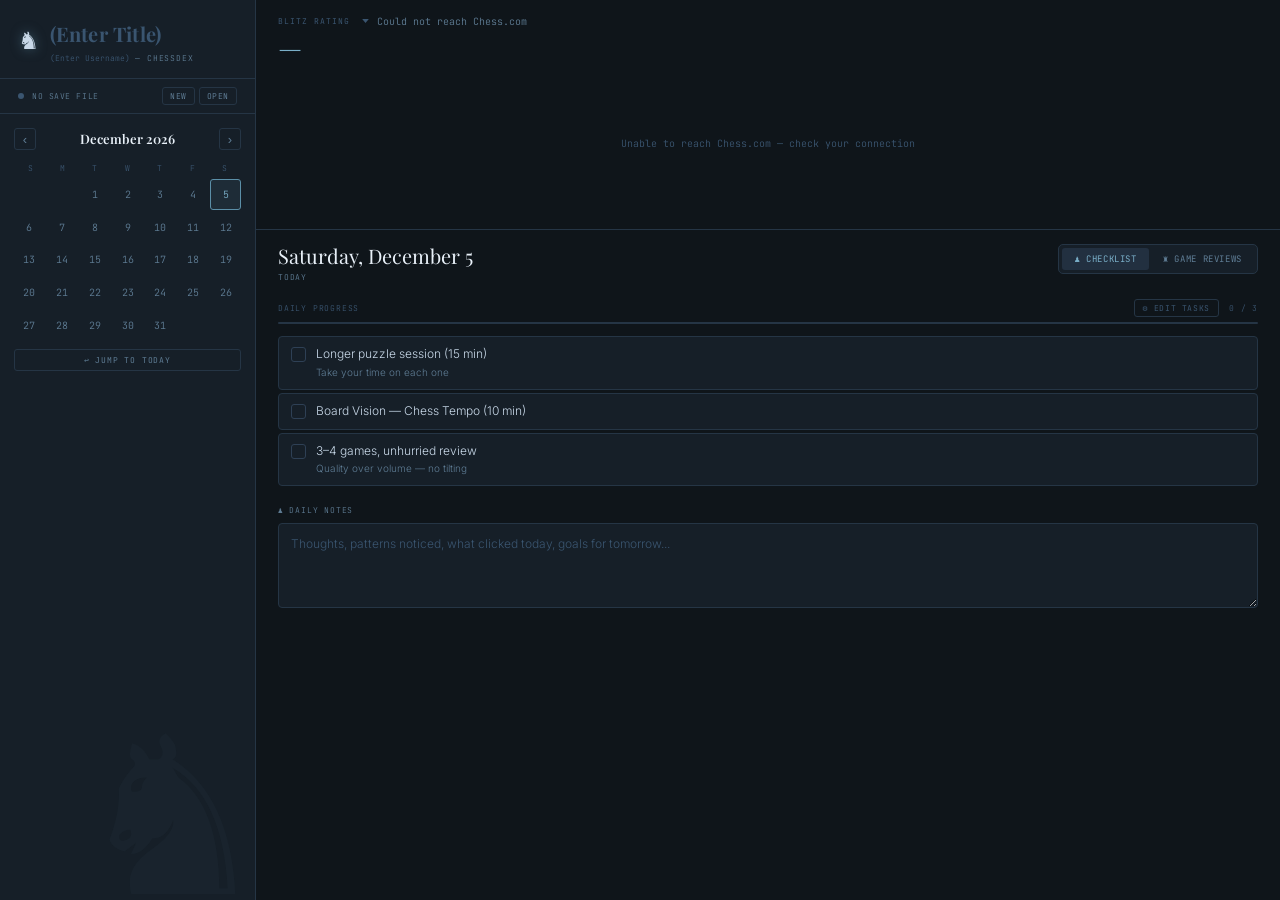
<file: index.html>
<!DOCTYPE html>
<html lang="en">
<head>
<meta charset="UTF-8">
<meta name="viewport" content="width=device-width, initial-scale=1.0">
<title>♞ Noah's Chess Trainer</title>
<link href="https://fonts.googleapis.com/css2?family=Playfair+Display:wght@400;600;700&family=Inter:wght@300;400;500&family=JetBrains+Mono:wght@300;400&display=swap" rel="stylesheet">
<link rel="stylesheet" href="css/styles.css">
</head>
<body>
<div id="app">

  <!-- SIDEBAR -->
  <aside id="sidebar">
    <div class="app-logo">
      <span class="knight-icon">♞</span>
      <div>
        <div class="app-name" id="app-name" contenteditable="true" spellcheck="false"></div>
        <div class="app-sub">
          <span id="chess-username" contenteditable="true" spellcheck="false"></span><span class="chessdex-label"> — Chessdex</span>
        </div>
      </div>
    </div>
    <div id="file-bar">
      <div class="file-dot disconnected" id="file-dot"></div>
      <span id="file-label">No save file</span>
      <div id="file-actions">
        <button id="file-new-btn">New</button>
        <button id="file-open-btn">Open</button>
        <button id="file-reconnect-btn" hidden>Reconnect</button>
      </div>
    </div>

    <div id="calendar-widget">
      <div class="cal-nav">
        <button class="cal-nav-btn" id="prev-month">‹</button>
        <span class="cal-title" id="cal-title"></span>
        <button class="cal-nav-btn" id="next-month">›</button>
      </div>
      <div class="cal-weekdays">
        <div class="cal-weekday">S</div><div class="cal-weekday">M</div>
        <div class="cal-weekday">T</div><div class="cal-weekday">W</div>
        <div class="cal-weekday">T</div><div class="cal-weekday">F</div>
        <div class="cal-weekday">S</div>
      </div>
      <div class="cal-grid" id="cal-grid"></div>
      <button class="today-btn" id="today-btn">↩ Jump to Today</button>
    </div>
  </aside>

  <!-- MAIN -->
  <main id="main-content">

    <!-- GRAPH -->
    <div id="graph-panel">
      <div class="graph-top">
        <div>
          <div class="graph-mode-row">
            <select id="rating-mode" class="rating-mode-select">
              <option value="blitz">Blitz Rating</option>
              <option value="bullet">Bullet Rating</option>
              <option value="rapid">Rapid Rating</option>
            </select>
            <span id="graph-current-sub" class="graph-current-sub">Fetching from Chess.com</span>
          </div>
          <div class="graph-current-rating" id="graph-current-rating">…</div>
        </div>
      </div>

      <div id="graph-container">
        <svg id="rating-graph" xmlns="http://www.w3.org/2000/svg">
          <defs>
            <linearGradient id="areaGrad" x1="0" y1="0" x2="0" y2="1">
              <stop offset="0%" stop-color="#5b8fa8" stop-opacity="0.28"/>
              <stop offset="100%" stop-color="#5b8fa8" stop-opacity="0.0"/>
            </linearGradient>
          </defs>
        </svg>
      </div>
    </div>

    <!-- WORKSPACE -->
    <div id="workspace">
      <div class="workspace-header">
        <div>
          <div class="selected-day-label" id="selected-day-label"></div>
          <div class="selected-day-sub" id="selected-day-sub"></div>
        </div>
        <div class="tab-bar">
          <button class="tab-btn active" data-tab="checklist">♟ Checklist</button>
          <button class="tab-btn" data-tab="reviews">♜ Game Reviews</button>
        </div>
      </div>

      <!-- CHECKLIST TAB -->
      <div id="tab-checklist" class="tab-content active">

        <!-- Normal checklist view -->
        <div id="checklist-view">
          <div class="completion-row">
            <span>Daily Progress</span>
            <div style="display:flex;align-items:center;gap:10px">
              <button class="edit-tasks-btn" id="edit-tasks-btn">⚙ Edit Tasks</button>
              <span id="completion-count">0 / 0</span>
            </div>
          </div>
          <div class="completion-bar">
            <div class="completion-fill" id="completion-fill" style="width:0%"></div>
          </div>
          <div id="task-list"></div>
          <div>
            <div class="notes-label">♟ Daily Notes</div>
            <textarea class="notes-textarea" id="daily-notes" placeholder="Thoughts, patterns noticed, what clicked today, goals for tomorrow..."></textarea>
          </div>
        </div>

        <!-- Task manager (shown when editing tasks) -->
        <div id="task-manager" hidden></div>

      </div>

      <!-- REVIEWS TAB -->
      <div id="tab-reviews" class="tab-content">
        <div class="reviews-top">
          <div class="reviews-count" id="reviews-count">0 Reviews</div>
          <button class="add-review-btn" id="add-review-btn">+ Add Game Review</button>
        </div>
        <div id="reviews-list"></div>
      </div>
    </div>

  </main>
</div>

<script type="module" src="js/app.js"></script>
</body>
</html>
</file>
<file: css/styles.css>
:root {
  --bg: #0f151a;
  --surface: #161f28;
  --surface2: #1c2838;
  --surface3: #223040;
  --border: #253545;
  --border2: #2e4055;
  --accent: #5b8fa8;
  --accent-light: #7aafc8;
  --accent-dim: rgba(91,143,168,0.12);
  --text: #c8d8e8;
  --text-muted: #5f7d95;
  --text-dim: #3a5570;
  --white: #e8f0f8;
  --complete: #3a6b50;
  --serif: 'Playfair Display', Georgia, serif;
  --sans: 'Inter', system-ui, sans-serif;
  --mono: 'JetBrains Mono', monospace;
}

* { margin: 0; padding: 0; box-sizing: border-box; }

body {
  font-family: var(--sans);
  background: var(--bg);
  color: var(--text);
  font-weight: 300;
  height: 100vh;
  overflow: hidden;
  font-size: 13px;
  line-height: 1.5;
}

/* ── LAYOUT ── */
#app { display: grid; grid-template-columns: 256px 1fr; height: 100vh; overflow: hidden; }

/* ── SIDEBAR ── */
#sidebar {
  display: flex; flex-direction: column;
  background: var(--surface);
  border-right: 1px solid var(--border);
  overflow-y: auto; overflow-x: hidden;
  position: relative;
  flex-shrink: 0;
}

/* Subtle knight watermark */
#sidebar::after {
  content: '♞';
  position: absolute;
  bottom: -24px; right: -16px;
  font-size: 220px;
  color: rgba(91,143,168,0.045);
  pointer-events: none;
  line-height: 1;
  user-select: none;
}

.app-logo {
  padding: 18px 18px 14px;
  display: flex; align-items: center; gap: 10px;
  border-bottom: 1px solid var(--border);
  flex-shrink: 0; position: relative; z-index: 1;
}

.knight-icon { font-size: 24px; line-height: 1; filter: drop-shadow(0 0 6px rgba(91,143,168,0.5)); }
.app-name { font-family: var(--serif); font-size: 20px; font-weight: 700; color: var(--white); letter-spacing: 0.01em; }
.app-sub { font-family: var(--mono); font-size: 8px; color: var(--text-muted); text-transform: uppercase; letter-spacing: 0.1em; margin-top: 2px; }
.chessdex-label { pointer-events: none; user-select: none; }

/* Editable logo fields */
#app-name[contenteditable],
#chess-username[contenteditable] {
  outline: none;
  border-radius: 2px;
  padding: 1px 3px;
  margin: 0 -3px;
  cursor: text;
  transition: background 0.15s;
  white-space: nowrap;
  overflow: hidden;
}
#app-name[contenteditable]:hover,
#chess-username[contenteditable]:hover { background: var(--surface2); }
#app-name[contenteditable]:focus,
#chess-username[contenteditable]:focus { background: var(--surface3); }

/* Username must show real case so the user knows exactly what they typed */
#chess-username { text-transform: none; letter-spacing: normal; }

/* Placeholder text when fields are empty */
#app-name[contenteditable]:empty::before {
  content: '(Enter Title)';
  color: var(--text-dim);
  pointer-events: none;
}
#chess-username[contenteditable]:empty::before {
  content: '(Enter Username)';
  color: var(--text-dim);
  pointer-events: none;
}

/* File bar */
#file-bar {
  display: flex; align-items: center; gap: 8px;
  padding: 8px 18px;
  border-bottom: 1px solid var(--border);
  position: relative; z-index: 1;
  flex-shrink: 0;
}

.file-dot {
  width: 6px; height: 6px; border-radius: 50%; flex-shrink: 0;
  background: var(--text-dim);
}
.file-dot.connected { background: #3a8a5a; }
.file-dot.needs-permission { background: #8a7a30; }
.file-dot.disconnected { background: var(--text-dim); }
.file-dot.error { background: #8a3a3a; }

#file-label {
  font-family: var(--mono); font-size: 8px; color: var(--text-muted);
  text-transform: uppercase; letter-spacing: 0.07em;
  flex: 1; overflow: hidden; white-space: nowrap; text-overflow: ellipsis;
}

#file-actions { display: flex; gap: 4px; flex-shrink: 0; }

#file-actions button {
  background: none; border: 1px solid var(--border); color: var(--text-muted);
  font-family: var(--mono); font-size: 8px; text-transform: uppercase;
  letter-spacing: 0.07em; padding: 3px 7px; border-radius: 3px;
  cursor: pointer; transition: all 0.15s;
}
#file-actions button:hover { border-color: var(--accent); color: var(--accent-light); }

/* Calendar */
#calendar-widget { padding: 14px 14px 10px; position: relative; z-index: 1; }

.cal-nav { display: flex; align-items: center; justify-content: space-between; margin-bottom: 10px; }
.cal-title { font-family: var(--serif); font-size: 13px; color: var(--white); font-weight: 600; }

.cal-nav-btn {
  background: none; border: 1px solid var(--border); color: var(--text-muted);
  width: 22px; height: 22px; border-radius: 3px; cursor: pointer; font-size: 13px;
  display: flex; align-items: center; justify-content: center; transition: all 0.15s;
}
.cal-nav-btn:hover { border-color: var(--accent); color: var(--accent-light); }

.cal-weekdays { display: grid; grid-template-columns: repeat(7, 1fr); margin-bottom: 3px; }
.cal-weekday { text-align: center; font-family: var(--mono); font-size: 8px; color: var(--text-dim); text-transform: uppercase; letter-spacing: 0.04em; padding: 2px 0; }

.cal-grid { display: grid; grid-template-columns: repeat(7, 1fr); gap: 2px; }

.cal-day {
  aspect-ratio: 1; border-radius: 3px; display: flex; align-items: center; justify-content: center;
  font-size: 10px; cursor: pointer; transition: all 0.12s; border: 1px solid transparent;
  font-family: var(--mono); color: var(--text-muted); position: relative;
}
.cal-day:hover { border-color: var(--border2); color: var(--text); }
.cal-day.empty { cursor: default; pointer-events: none; }
.cal-day.today { border-color: var(--accent); color: var(--accent-light); }
.cal-day.selected { background: var(--accent-dim); border-color: var(--accent); color: var(--accent-light); }
.cal-day.complete { background: var(--complete); color: #b8e8cc; border-color: transparent; }
.cal-day.complete.selected { box-shadow: 0 0 0 2px var(--accent-light); }
.cal-day.has-data::after {
  content: ''; position: absolute; bottom: 2px; left: 50%; transform: translateX(-50%);
  width: 3px; height: 3px; border-radius: 50%; background: var(--text-dim);
}
.cal-day.complete::after { display: none; }

.today-btn {
  width: 100%; margin-top: 8px; background: none; border: 1px solid var(--border);
  color: var(--text-muted); font-family: var(--mono); font-size: 8px; text-transform: uppercase;
  letter-spacing: 0.1em; padding: 5px; border-radius: 3px; cursor: pointer; transition: all 0.15s;
}
.today-btn:hover { border-color: var(--accent); color: var(--accent-light); }

/* ── MAIN ── */
#main-content { display: grid; grid-template-rows: auto 1fr; overflow: hidden; min-width: 0; }

/* ── GRAPH PANEL ── */
#graph-panel { border-bottom: 1px solid var(--border); padding: 14px 22px 10px; background: var(--bg); flex-shrink: 0; }

.graph-top { display: flex; align-items: flex-start; justify-content: space-between; margin-bottom: 8px; }

.graph-label { font-family: var(--mono); font-size: 8px; text-transform: uppercase; letter-spacing: 0.12em; color: var(--text-dim); margin-bottom: 2px; }

.rating-mode-select {
  appearance: none; -webkit-appearance: none;
  background: transparent;
  border: none;
  color: var(--text-dim);
  font-family: var(--mono);
  font-size: 8px;
  text-transform: uppercase;
  letter-spacing: 0.12em;
  cursor: pointer;
  padding: 0 13px 0 0;
  margin-bottom: 2px;
  outline: none;
  /* Chevron drawn with an inline SVG */
  background-image: url("data:image/svg+xml,%3Csvg xmlns='http://www.w3.org/2000/svg' viewBox='0 0 10 6'%3E%3Cpath d='M0 0l5 6 5-6z' fill='%233a5570'/%3E%3C/svg%3E");
  background-repeat: no-repeat;
  background-position: right 0 center;
  background-size: 7px 4px;
  transition: color 0.15s;
}
.rating-mode-select:hover { color: var(--text-muted); }
.rating-mode-select:focus { color: var(--accent-light); }
.rating-mode-select option {
  background: var(--surface2);
  color: var(--white);
  font-family: var(--mono);
  letter-spacing: 0.05em;
  font-size: 11px;
}
.graph-mode-row { display: flex; align-items: center; gap: 8px; margin-bottom: 4px; }
.graph-current-rating { font-family: var(--serif); font-size: 28px; color: var(--accent-light); line-height: 1; }
.graph-current-sub { font-size: 10px; color: var(--text-muted); font-family: var(--mono); }

#graph-container { position: relative; height: 150px; }
#rating-graph { width: 100%; height: 100%; display: block; }

/* ── WORKSPACE ── */
#workspace { overflow-y: auto; display: flex; flex-direction: column; min-height: 0; }

.workspace-header {
  padding: 14px 22px 0;
  display: flex; align-items: flex-start; justify-content: space-between;
  flex-shrink: 0; gap: 12px;
}

.selected-day-label { font-family: var(--serif); font-size: 20px; color: var(--white); line-height: 1.2; }
.selected-day-sub { font-family: var(--mono); font-size: 8px; color: var(--text-muted); text-transform: uppercase; letter-spacing: 0.1em; margin-top: 3px; }

.tab-bar {
  display: flex; gap: 2px; background: var(--surface); padding: 3px;
  border-radius: 5px; border: 1px solid var(--border); flex-shrink: 0;
}
.tab-btn {
  background: none; border: none; color: var(--text-muted); font-family: var(--mono);
  font-size: 9px; text-transform: uppercase; letter-spacing: 0.07em; padding: 5px 12px;
  border-radius: 3px; cursor: pointer; transition: all 0.15s; white-space: nowrap;
}
.tab-btn.active { background: var(--surface3); color: var(--accent-light); }

.tab-content { display: none; padding: 16px 22px 24px; flex: 1; }
.tab-content.active { display: block; }

/* ── CHECKLIST ── */
.completion-row {
  display: flex; justify-content: space-between; align-items: center;
  font-family: var(--mono); font-size: 8px; color: var(--text-dim);
  text-transform: uppercase; letter-spacing: 0.1em; margin-bottom: 5px;
}
.completion-bar { height: 2px; background: var(--border); border-radius: 1px; margin-bottom: 12px; overflow: hidden; }
.completion-fill { height: 100%; background: var(--complete); border-radius: 1px; transition: width 0.3s ease; }

#task-list { display: flex; flex-direction: column; gap: 3px; margin-bottom: 18px; }

.task-item {
  display: flex; align-items: flex-start; gap: 10px; padding: 9px 12px;
  background: var(--surface); border: 1px solid var(--border); border-radius: 4px;
  cursor: pointer; transition: all 0.12s; user-select: none;
}
.task-item:hover { border-color: var(--border2); }
.task-item.done { opacity: 0.45; }
.task-item.done .task-text { text-decoration: line-through; color: var(--text-muted); }

.task-checkbox {
  width: 15px; height: 15px; border: 1.5px solid var(--border2); border-radius: 3px;
  flex-shrink: 0; margin-top: 1px; display: flex; align-items: center; justify-content: center; transition: all 0.12s;
}
.task-item.done .task-checkbox { background: var(--complete); border-color: var(--complete); }
.task-checkbox::after {
  content: ''; width: 4px; height: 7px; border-right: 1.5px solid white; border-bottom: 1.5px solid white;
  transform: rotate(45deg) translate(-1px, -1px); opacity: 0; transition: opacity 0.12s;
}
.task-item.done .task-checkbox::after { opacity: 1; }

.task-text { font-size: 12px; color: var(--text); line-height: 1.4; }
.task-note { font-size: 10px; color: var(--text-muted); margin-top: 2px; }

.notes-label { font-family: var(--mono); font-size: 8px; text-transform: uppercase; letter-spacing: 0.1em; color: var(--text-muted); margin-bottom: 7px; }
.notes-textarea {
  width: 100%; min-height: 85px; background: var(--surface); border: 1px solid var(--border);
  color: var(--text); font-family: var(--sans); font-size: 12px; font-weight: 300; line-height: 1.65;
  padding: 10px 12px; border-radius: 4px; resize: vertical; outline: none; transition: border-color 0.15s;
}
.notes-textarea:focus { border-color: var(--accent); }
.notes-textarea::placeholder { color: var(--text-dim); }

/* ── REVIEWS ── */
.reviews-top { display: flex; justify-content: space-between; align-items: center; margin-bottom: 14px; }
.reviews-count { font-family: var(--mono); font-size: 9px; color: var(--text-muted); text-transform: uppercase; letter-spacing: 0.1em; }

.add-review-btn {
  background: var(--accent-dim); border: 1px solid var(--accent); color: var(--accent-light);
  font-family: var(--mono); font-size: 9px; text-transform: uppercase; letter-spacing: 0.07em;
  padding: 5px 12px; border-radius: 3px; cursor: pointer; transition: all 0.15s;
}
.add-review-btn:hover { background: rgba(91,143,168,0.2); }

.review-card { background: var(--surface); border: 1px solid var(--border); border-radius: 5px; margin-bottom: 10px; overflow: hidden; }

.review-card-header {
  display: flex; align-items: center; gap: 8px; padding: 10px 12px;
  cursor: pointer; border-bottom: 1px solid var(--border); user-select: none;
}

.review-num { font-family: var(--mono); font-size: 8px; color: var(--text-dim); text-transform: uppercase; letter-spacing: 0.1em; flex-shrink: 0; }
.result-badge { font-family: var(--mono); font-size: 9px; padding: 2px 7px; border-radius: 2px; flex-shrink: 0; }
.result-W { background: rgba(58,107,80,0.22); color: #7ac898; }
.result-L { background: rgba(122,58,58,0.22); color: #c07070; }
.result-D { background: var(--accent-dim); color: var(--accent-light); }
.result-none { background: var(--border); color: var(--text-muted); }

.review-meta { font-size: 10px; color: var(--text-muted); flex: 1; overflow: hidden; white-space: nowrap; text-overflow: ellipsis; }
.review-collapse-btn { background: none; border: none; color: var(--text-dim); font-size: 11px; cursor: pointer; padding: 2px 4px; transition: color 0.15s; flex-shrink: 0; }
.review-collapse-btn:hover { color: var(--text); }
.delete-review-btn { background: none; border: none; color: var(--text-dim); font-size: 10px; cursor: pointer; padding: 2px 4px; transition: color 0.15s; font-family: var(--mono); flex-shrink: 0; }
.delete-review-btn:hover { color: #c07070; }

.review-body { padding: 12px 14px; }
.review-body.collapsed { display: none; }

.review-stats-row { display: grid; grid-template-columns: 1fr 1fr 1fr; gap: 10px; margin-bottom: 10px; }
.review-field { display: flex; flex-direction: column; gap: 5px; }
.review-field-full { margin-bottom: 10px; }
.review-field-label { font-family: var(--mono); font-size: 8px; text-transform: uppercase; letter-spacing: 0.1em; color: var(--text-muted); }

.result-selector { display: flex; gap: 3px; }
.result-btn {
  flex: 1; padding: 4px; border: 1px solid var(--border); background: none; color: var(--text-muted);
  font-family: var(--mono); font-size: 10px; border-radius: 3px; cursor: pointer; transition: all 0.12s; text-align: center;
}
.result-btn:hover { border-color: var(--border2); color: var(--text); }
.result-btn.sel-W { background: rgba(58,107,80,0.2); border-color: #3a6b50; color: #7ac898; }
.result-btn.sel-L { background: rgba(122,58,58,0.2); border-color: #7a3a3a; color: #c07070; }
.result-btn.sel-D { background: var(--accent-dim); border-color: var(--accent); color: var(--accent-light); }

.review-input {
  background: var(--surface2); border: 1px solid var(--border); color: var(--white);
  font-family: var(--mono); font-size: 12px; padding: 5px 8px; border-radius: 3px;
  outline: none; width: 100%; transition: border-color 0.15s;
}
.review-input:focus { border-color: var(--accent); }
.review-input::placeholder { color: var(--text-dim); }

.review-textarea {
  width: 100%; background: var(--surface2); border: 1px solid var(--border); color: var(--text);
  font-family: var(--sans); font-size: 12px; font-weight: 300; line-height: 1.6; padding: 8px 10px;
  border-radius: 3px; resize: vertical; outline: none; min-height: 65px; transition: border-color 0.15s;
}
.review-textarea:focus { border-color: var(--accent); }
.review-textarea::placeholder { color: var(--text-dim); }
.pgn-textarea { font-family: var(--mono); font-size: 10px; min-height: 72px; }

.no-reviews { text-align: center; padding: 36px; font-family: var(--mono); font-size: 9px; color: var(--text-dim); text-transform: uppercase; letter-spacing: 0.1em; line-height: 2; }

/* ── TASK MANAGER ── */
.edit-tasks-btn {
  background: none; border: 1px solid var(--border); color: var(--text-dim);
  font-family: var(--mono); font-size: 8px; text-transform: uppercase; letter-spacing: 0.08em;
  padding: 3px 8px; border-radius: 3px; cursor: pointer; transition: all 0.15s; white-space: nowrap;
}
.edit-tasks-btn:hover { border-color: var(--accent); color: var(--accent-light); }

#task-manager:not([hidden]) { display: flex; flex-direction: column; height: 100%; }

.tm-header {
  display: flex; align-items: center; justify-content: space-between;
  padding: 0 0 12px; margin-bottom: 4px;
  border-bottom: 1px solid var(--border);
}
.tm-title { font-family: var(--mono); font-size: 9px; text-transform: uppercase; letter-spacing: 0.12em; color: var(--text-muted); }
.tm-done-btn {
  background: none; border: 1px solid var(--border); color: var(--text-muted);
  font-family: var(--mono); font-size: 8px; text-transform: uppercase; letter-spacing: 0.08em;
  padding: 4px 10px; border-radius: 3px; cursor: pointer; transition: all 0.15s;
}
.tm-done-btn:hover { border-color: var(--accent); color: var(--accent-light); }

/* Day tabs in the manager */
.tm-day-tabs {
  display: flex; gap: 2px;
  border-bottom: 1px solid var(--border);
  padding: 0 0 10px;
  margin-bottom: 10px;
  flex-shrink: 0;
}
.tm-day-tab {
  flex: 1;
  font-family: var(--mono); font-size: 9px; text-transform: uppercase; letter-spacing: 0.08em;
  background: none; border: 1px solid var(--border); color: var(--text-dim);
  padding: 5px 0; border-radius: 3px; cursor: pointer; transition: all 0.15s;
}
.tm-day-tab:hover { border-color: var(--border2); color: var(--text-muted); }
.tm-day-tab.active {
  background: var(--accent-dim); border-color: var(--accent);
  color: var(--accent-light);
}

/* Task rows in the manager */
.tm-task-list { display: flex; flex-direction: column; gap: 3px; overflow-y: auto; flex: 1; padding-bottom: 4px; }
.tm-task-row {
  display: flex; align-items: center; gap: 8px; padding: 8px 10px;
  background: var(--surface); border: 1px solid var(--border); border-radius: 4px;
}
.tm-row-text { flex: 1; min-width: 0; }
.tm-row-title { font-size: 12px; color: var(--text); display: flex; align-items: baseline; gap: 6px; }
.tm-row-also  { font-family: var(--mono); font-size: 8px; color: var(--text-dim); text-transform: uppercase; letter-spacing: 0.06em; flex-shrink: 0; }
.tm-row-note  { font-size: 10px; color: var(--text-muted); margin-top: 1px; white-space: nowrap; overflow: hidden; text-overflow: ellipsis; }
.tm-row-actions { display: flex; gap: 4px; flex-shrink: 0; }
.tm-edit-btn, .tm-delete-btn {
  background: none; border: 1px solid var(--border); color: var(--text-dim);
  font-size: 10px; width: 22px; height: 22px; border-radius: 3px; cursor: pointer;
  display: flex; align-items: center; justify-content: center; transition: all 0.15s;
}
.tm-edit-btn:hover   { border-color: var(--accent); color: var(--accent-light); }
.tm-delete-btn:hover { border-color: #7a3a3a; color: #c07070; }

.tm-empty {
  font-family: var(--mono); font-size: 9px; color: var(--text-dim);
  text-transform: uppercase; letter-spacing: 0.08em; padding: 16px 0;
}

.tm-add-btn {
  margin-top: 10px; width: 100%;
  background: var(--accent-dim); border: 1px solid var(--accent); color: var(--accent-light);
  font-family: var(--mono); font-size: 9px; text-transform: uppercase; letter-spacing: 0.08em;
  padding: 7px; border-radius: 3px; cursor: pointer; transition: all 0.15s; flex-shrink: 0;
}
.tm-add-btn:hover { background: rgba(91,143,168,0.2); }

/* Add / Edit form */
.tm-form {
  background: var(--surface2); border: 1px solid var(--border2); border-radius: 4px;
  padding: 12px 14px; margin-bottom: 10px; display: flex; flex-direction: column; gap: 10px;
}
.tm-form-field { display: flex; flex-direction: column; gap: 5px; }
.tm-form-label { font-family: var(--mono); font-size: 8px; text-transform: uppercase; letter-spacing: 0.1em; color: var(--text-muted); }
.tm-form-input {
  background: var(--surface); border: 1px solid var(--border); color: var(--white);
  font-family: var(--sans); font-size: 12px; padding: 6px 9px; border-radius: 3px;
  outline: none; transition: border-color 0.15s; width: 100%;
}
.tm-form-input:focus { border-color: var(--accent); }
.tm-form-input::placeholder { color: var(--text-dim); }

.tm-day-toggles { display: flex; gap: 4px; flex-wrap: wrap; }
.tm-day-btn {
  font-family: var(--mono); font-size: 9px; text-transform: uppercase; letter-spacing: 0.06em;
  padding: 4px 7px; border-radius: 3px; cursor: pointer; transition: all 0.12s;
  background: var(--surface); border: 1px solid var(--border); color: var(--text-muted);
}
.tm-day-btn.on { background: var(--accent-dim); border-color: var(--accent); color: var(--accent-light); }

.tm-form-actions { display: flex; justify-content: flex-end; gap: 8px; }
.tm-cancel-btn {
  background: none; border: 1px solid var(--border); color: var(--text-muted);
  font-family: var(--mono); font-size: 9px; text-transform: uppercase; letter-spacing: 0.07em;
  padding: 5px 12px; border-radius: 3px; cursor: pointer; transition: all 0.15s;
}
.tm-cancel-btn:hover { border-color: var(--border2); color: var(--text); }
.tm-save-btn {
  background: var(--accent-dim); border: 1px solid var(--accent); color: var(--accent-light);
  font-family: var(--mono); font-size: 9px; text-transform: uppercase; letter-spacing: 0.07em;
  padding: 5px 14px; border-radius: 3px; cursor: pointer; transition: all 0.15s;
}
.tm-save-btn:hover { background: rgba(91,143,168,0.2); }

/* ── SCROLLBAR ── */
::-webkit-scrollbar { width: 4px; }
::-webkit-scrollbar-track { background: transparent; }
::-webkit-scrollbar-thumb { background: var(--border2); border-radius: 2px; }
::-webkit-scrollbar-thumb:hover { background: var(--accent); }
</file>
